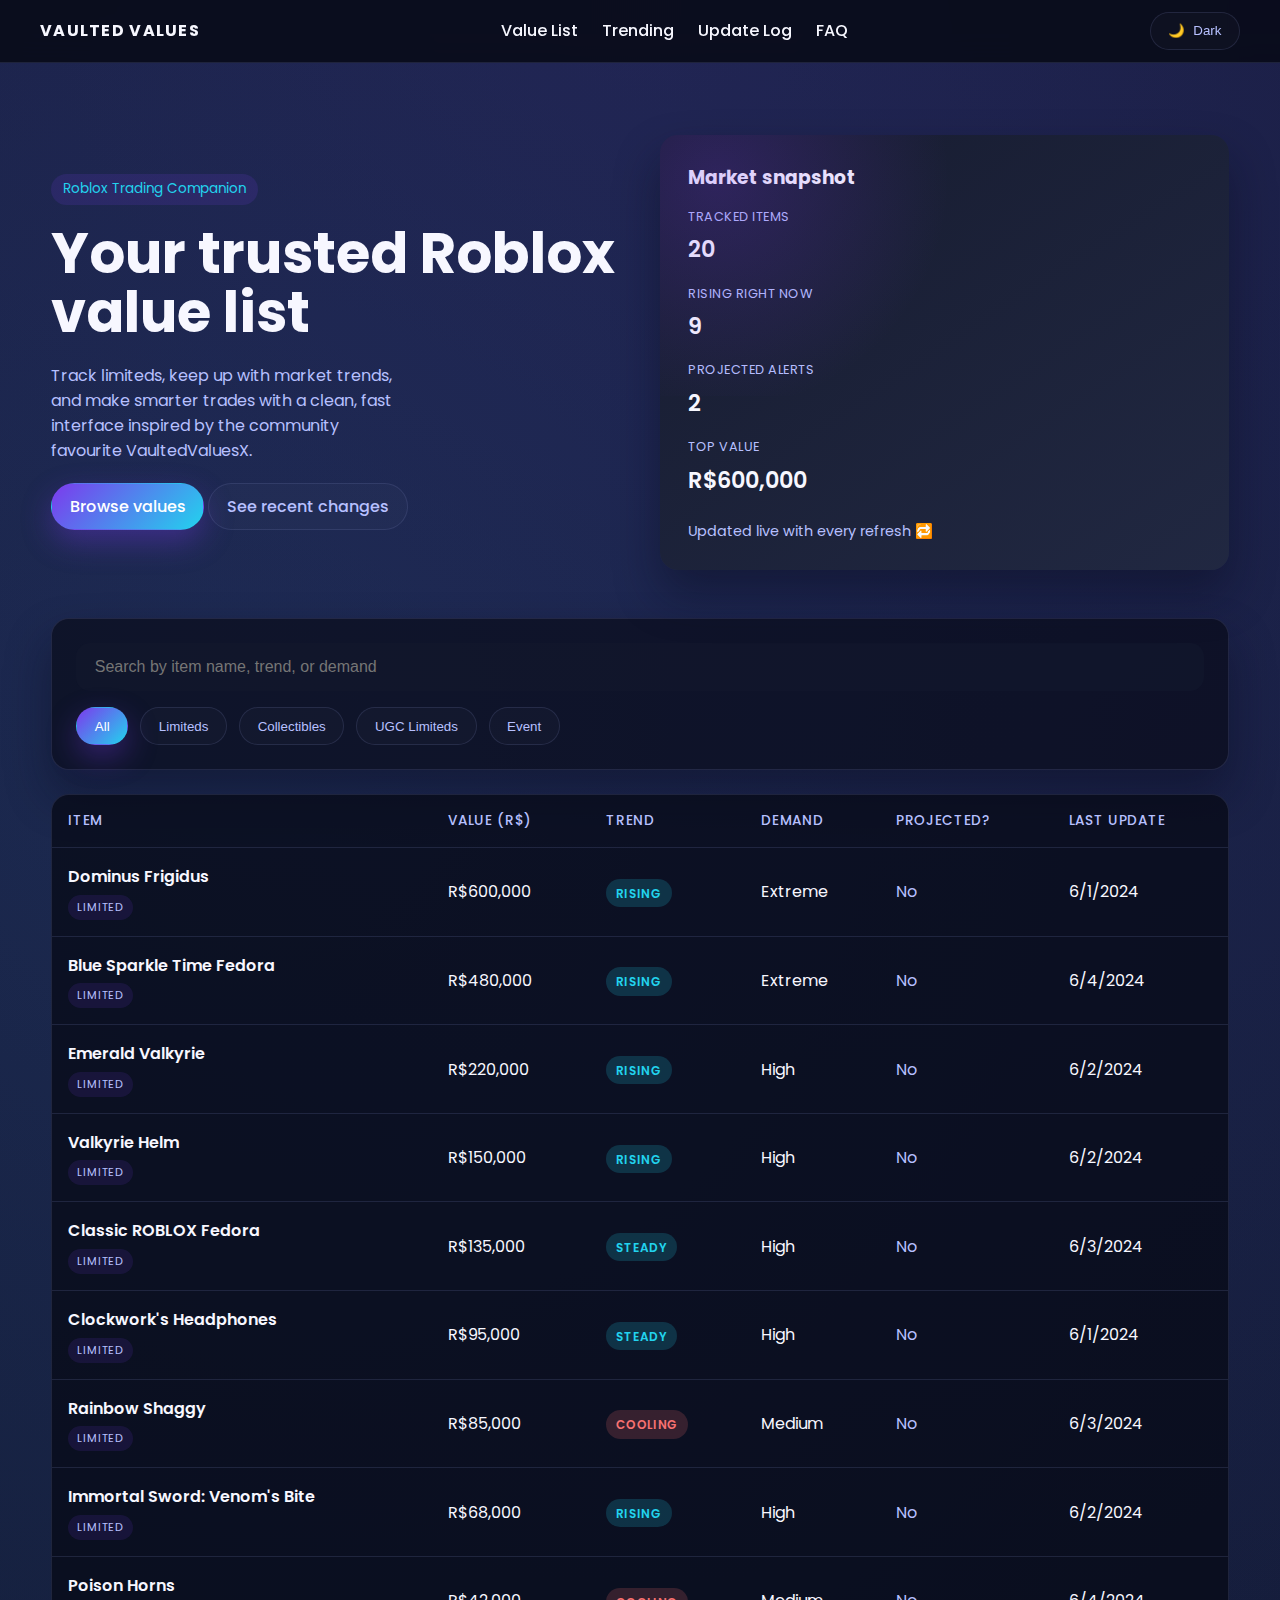
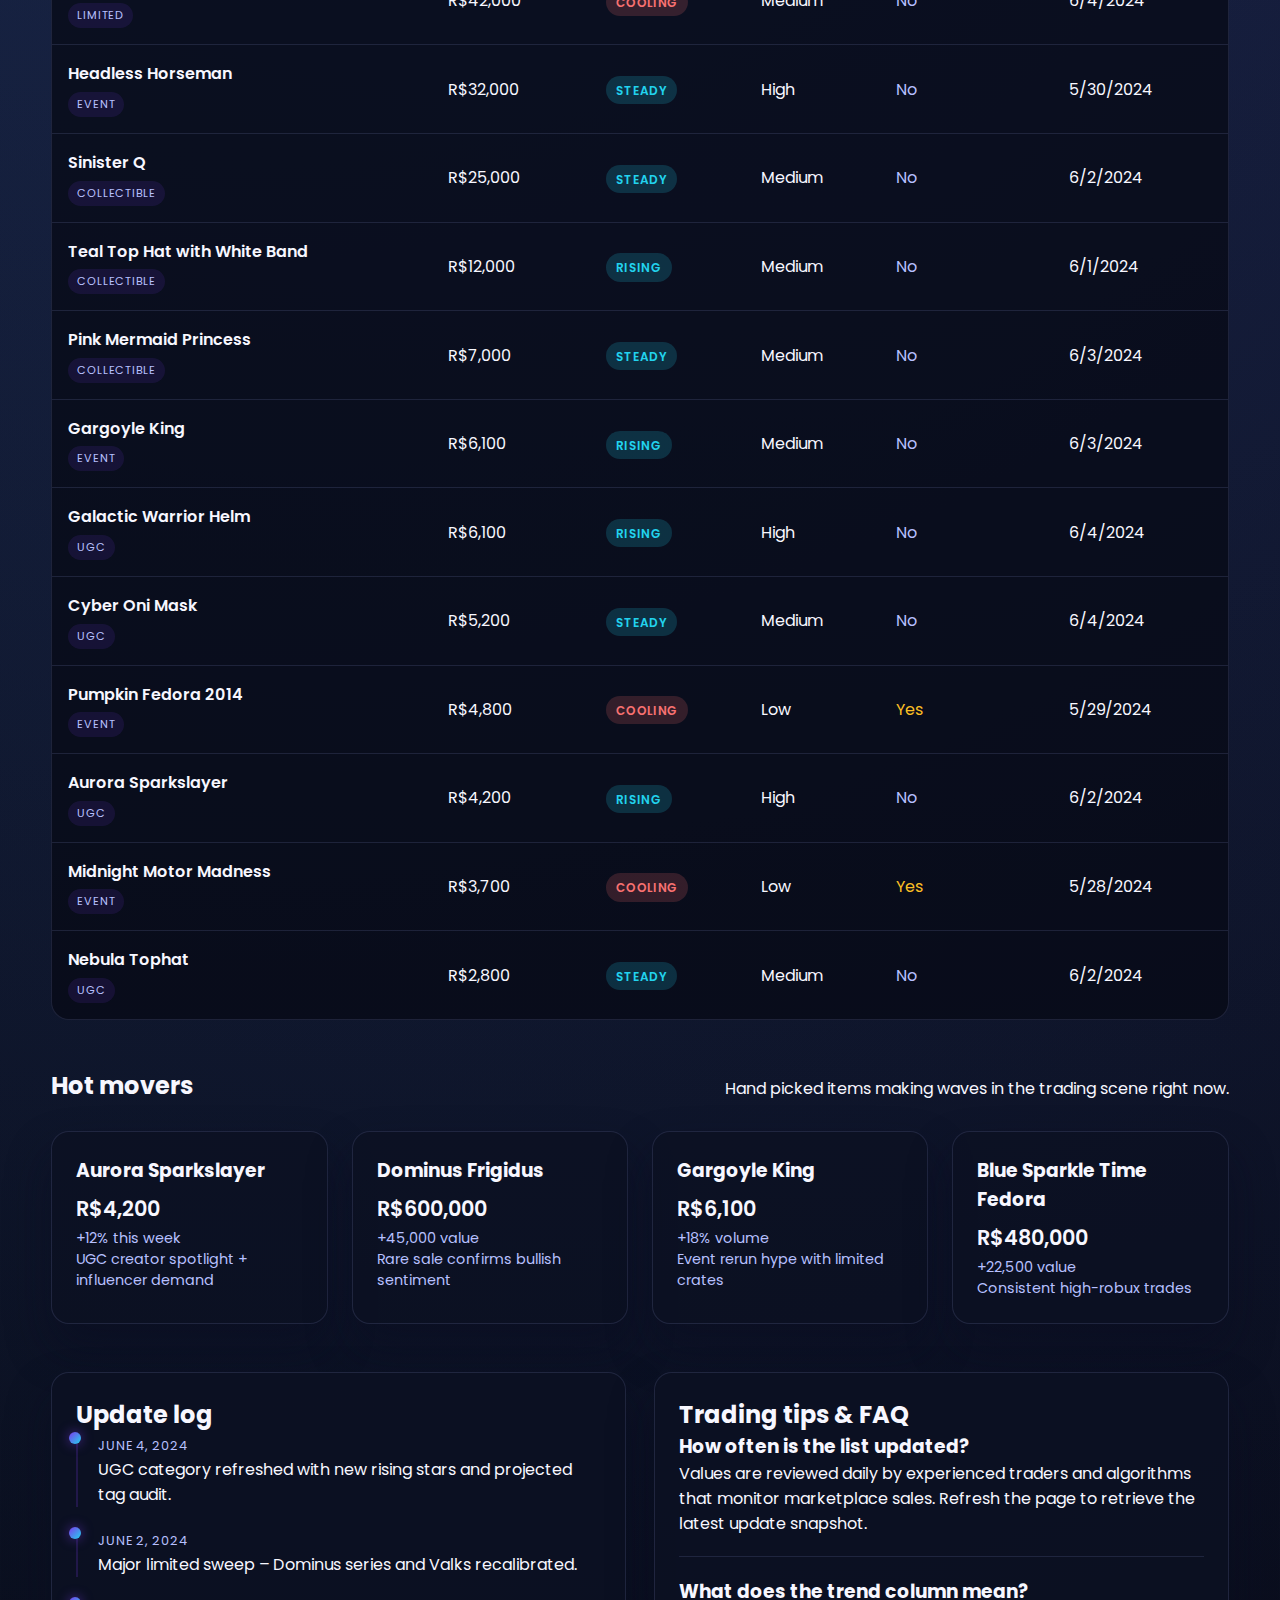
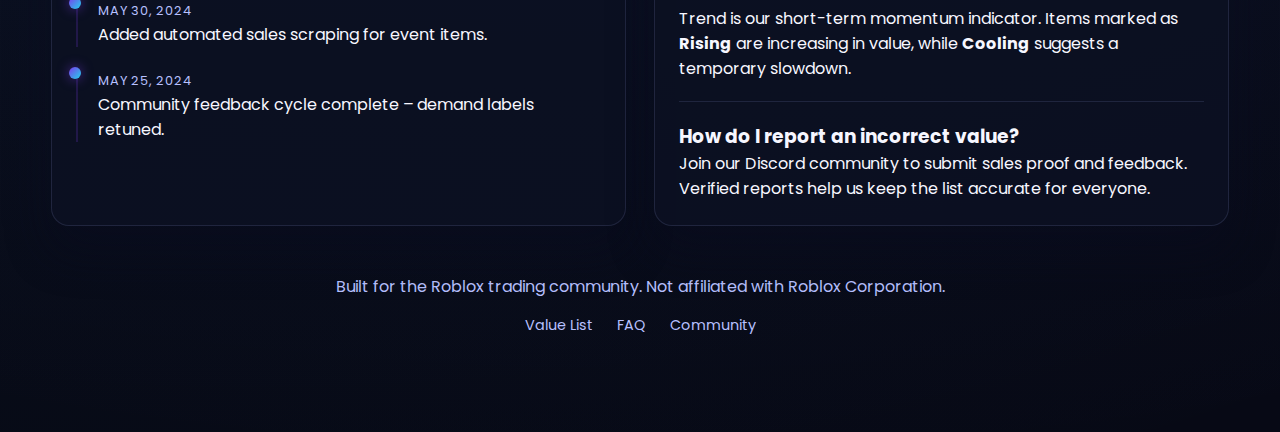
<file: index.html>
<!DOCTYPE html>
<html lang="en">
  <head>
    <meta charset="UTF-8" />
    <meta name="viewport" content="width=device-width, initial-scale=1.0" />
    <title>Vaulted Values - Roblox Item Tracker</title>
    <link rel="preconnect" href="https://fonts.googleapis.com" />
    <link rel="preconnect" href="https://fonts.gstatic.com" crossorigin />
    <link
      href="https://fonts.googleapis.com/css2?family=Poppins:wght@300;400;500;600;700&display=swap"
      rel="stylesheet"
    />
    <link rel="stylesheet" href="styles.css" />
  </head>
  <body>
    <header class="top-bar">
      <div class="logo">Vaulted Values</div>
      <nav>
        <ul>
          <li><a href="#market">Value List</a></li>
          <li><a href="#trending">Trending</a></li>
          <li><a href="#updates">Update Log</a></li>
          <li><a href="#faq">FAQ</a></li>
        </ul>
      </nav>
      <button id="themeToggle" class="pill-button" aria-label="Toggle theme">
        <span class="icon">🌙</span>
        <span class="label">Dark</span>
      </button>
    </header>

    <main>
      <section class="hero">
        <div class="hero-content">
          <p class="badge">Roblox Trading Companion</p>
          <h1>Your trusted Roblox value list</h1>
          <p class="subheading">
            Track limiteds, keep up with market trends, and make smarter trades
            with a clean, fast interface inspired by the community favourite
            VaultedValuesX.
          </p>
          <div class="cta-row">
            <a class="primary" href="#market">Browse values</a>
            <a class="ghost" href="#updates">See recent changes</a>
          </div>
        </div>
        <div class="hero-card">
          <h3>Market snapshot</h3>
          <div class="stats-grid" id="statsGrid"></div>
          <div class="tagline">Updated live with every refresh 🔁</div>
        </div>
      </section>

      <section class="search" id="market">
        <div class="search-bar">
          <input
            type="search"
            id="searchInput"
            placeholder="Search by item name, trend, or demand"
            aria-label="Search items"
          />
          <div class="filters" role="toolbar" aria-label="Item categories">
            <button class="pill-button active" data-filter="all">All</button>
            <button class="pill-button" data-filter="limited">Limiteds</button>
            <button class="pill-button" data-filter="collectible">
              Collectibles
            </button>
            <button class="pill-button" data-filter="ugc">UGC Limiteds</button>
            <button class="pill-button" data-filter="event">Event</button>
          </div>
        </div>
        <div class="table-wrapper">
          <table aria-label="Roblox item value list">
            <thead>
              <tr>
                <th data-sort="name">Item</th>
                <th data-sort="value">Value (R$)</th>
                <th data-sort="trend">Trend</th>
                <th data-sort="demand">Demand</th>
                <th data-sort="projected">Projected?</th>
                <th data-sort="updated">Last update</th>
              </tr>
            </thead>
            <tbody id="itemTableBody"></tbody>
          </table>
        </div>
      </section>

      <section class="trending" id="trending">
        <header>
          <h2>Hot movers</h2>
          <p>Hand picked items making waves in the trading scene right now.</p>
        </header>
        <div class="cards" id="trendingCards"></div>
      </section>

      <section class="columns">
        <article class="card" id="updates">
          <h2>Update log</h2>
          <ul class="timeline" id="changelogList"></ul>
        </article>
        <article class="card" id="faq">
          <h2>Trading tips & FAQ</h2>
          <div class="faq-item">
            <h3>How often is the list updated?</h3>
            <p>
              Values are reviewed daily by experienced traders and algorithms
              that monitor marketplace sales. Refresh the page to retrieve the
              latest update snapshot.
            </p>
          </div>
          <div class="faq-item">
            <h3>What does the trend column mean?</h3>
            <p>
              Trend is our short-term momentum indicator. Items marked as
              <strong>Rising</strong> are increasing in value, while
              <strong>Cooling</strong> suggests a temporary slowdown.
            </p>
          </div>
          <div class="faq-item">
            <h3>How do I report an incorrect value?</h3>
            <p>
              Join our Discord community to submit sales proof and feedback.
              Verified reports help us keep the list accurate for everyone.
            </p>
          </div>
        </article>
      </section>
    </main>

    <footer>
      <p>
        Built for the Roblox trading community. Not affiliated with Roblox
        Corporation.
      </p>
      <div class="footer-links">
        <a href="#market">Value List</a>
        <a href="#faq">FAQ</a>
        <a href="https://www.roblox.com/groups/" target="_blank" rel="noreferrer"
          >Community</a
        >
      </div>
    </footer>

    <script src="script.js"></script>
  </body>
</html>
</file>
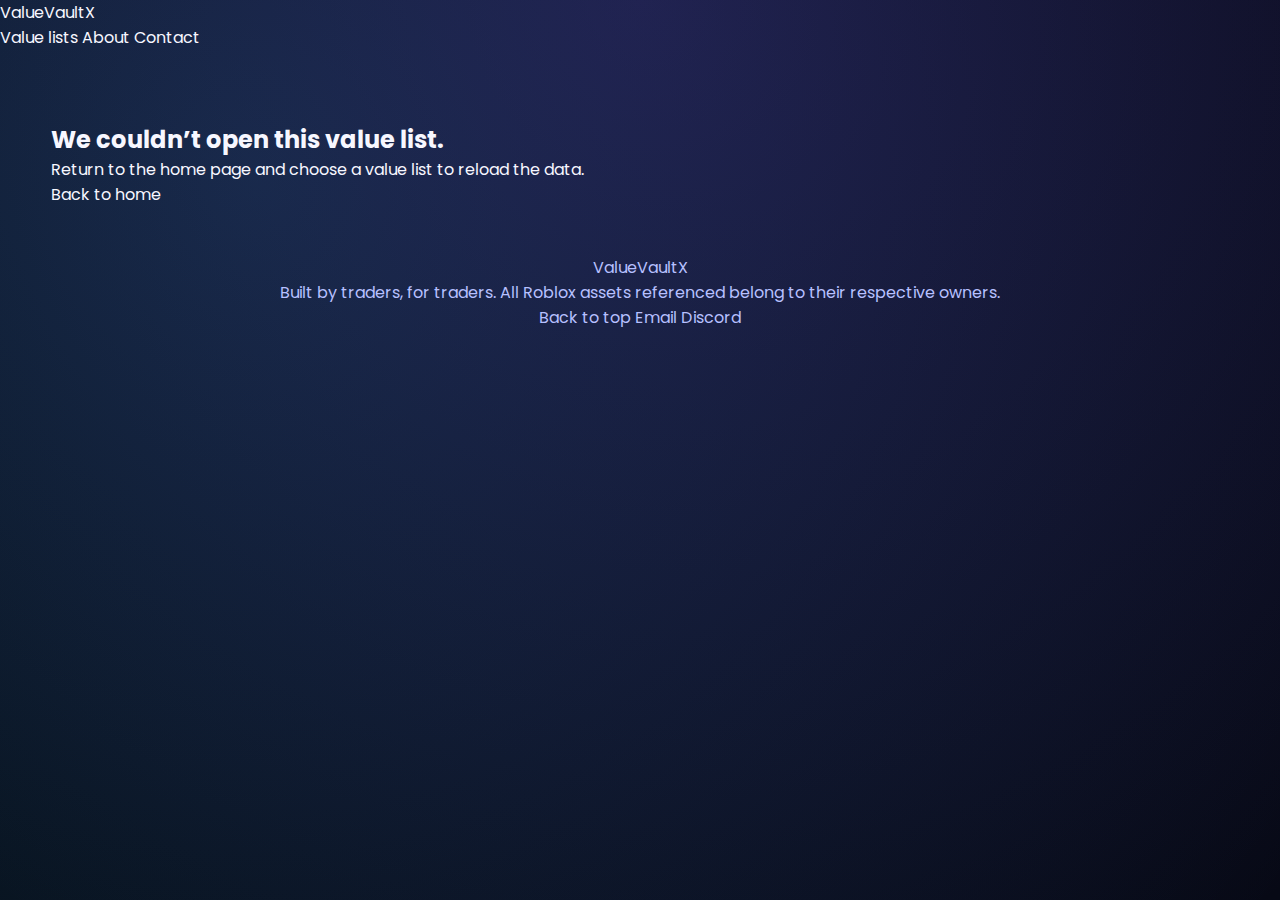
<file: value-list.html>
<!DOCTYPE html>
<html lang="en">
  <head>
    <meta charset="UTF-8" />
    <meta name="viewport" content="width=device-width, initial-scale=1" />
    <title>ValueVaultX | Value List</title>
    <meta
      name="description"
      content="Dive into a Roblox value list powered by ValueVaultX. Data loads dynamically from dedicated APIs."
    />
    <link rel="preconnect" href="https://fonts.googleapis.com" />
    <link rel="preconnect" href="https://fonts.gstatic.com" crossorigin />
    <link
      href="https://fonts.googleapis.com/css2?family=Poppins:wght@400;500;600;700&family=Space+Grotesk:wght@400;500;600;700&display=swap"
      rel="stylesheet"
    />
    <link rel="stylesheet" href="styles.css" />
  </head>
  <body>
    <div class="page-backdrop" aria-hidden="true"></div>
    <header class="site-header">
      <div class="container">
        <a class="brand" href="index.html">ValueVaultX</a>
        <nav class="site-nav" aria-label="Primary">
          <a href="index.html#value-lists">Value lists</a>
          <a href="index.html#about">About</a>
          <a href="index.html#contact">Contact</a>
        </nav>
      </div>
    </header>

    <main>
      <section class="section">
        <div class="container value-detail" id="valueDetail">
          <div class="value-detail__placeholder" id="detailPlaceholder">
            <h2>Loading the value list…</h2>
            <p>
              We’re getting the latest metadata ready. If this message stays
              longer than a moment, head back to the home page and select a value
              list again.
            </p>
            <a class="button button--ghost" href="index.html">Back to home</a>
          </div>

          <div class="value-page" id="valuePage" hidden>
            <section class="value-hero" id="valueHero">
              <div class="value-hero__background" id="valueHeroBackground" aria-hidden="true"></div>
              <div class="container value-hero__inner">
                <div class="value-hero__media" id="valueHeroMedia" aria-hidden="true">
                  <div class="value-hero__art" id="valueHeroArt"></div>
                  <div class="value-hero__icon-wrap" hidden>
                    <span id="valueHeroIconFallback" class="value-hero__icon-fallback" aria-hidden="true" hidden></span>
                    <img id="valueHeroIcon" alt="" />
                  </div>
                </div>
                <div class="value-hero__content">
                  <span class="eyebrow">Value list</span>
                  <h1 id="valueHeroTitle">Loading…</h1>
                  <p id="valueHeroDescription" class="muted">
                    We’re preparing the latest trading intel for you.
                  </p>
                  <div class="value-hero__stats">
                    <div class="value-hero__stat">
                      <span>Tracked items</span>
                      <strong id="valueHeroEntries">0</strong>
                    </div>
                    <div class="value-hero__stat">
                      <span>Updated</span>
                      <strong id="valueHeroUpdated">—</strong>
                    </div>
                  </div>
                </div>
              </div>
            </section>

            <section class="value-controls" aria-label="Search and filters">
              <div class="container value-controls__inner">
                <div class="value-filters" id="valueFilterChips" role="toolbar" aria-label="Category filters"></div>
                <div class="value-search">
                  <label class="sr-only" for="valueSearch">Search items</label>
                  <input
                    id="valueSearch"
                    type="search"
                    name="search"
                    placeholder="Search items, status, or values"
                    autocomplete="off"
                    spellcheck="false"
                  />
                  <button type="button" class="button button--ghost value-search__clear" id="valueClearSearch" aria-label="Clear search">
                    Clear
                  </button>
                </div>
              </div>
            </section>

            <section class="value-results">
              <div class="container value-results__inner">
                <div class="value-results__header">
                  <h2>Value list items</h2>
                  <p id="valueResultsCount" class="muted">Loading entries…</p>
                </div>

                <div class="value-grid" id="valueItemsGrid" role="list"></div>

                <div class="value-empty" id="valueEmptyState" hidden>
                  <h3>No items match your filters</h3>
                  <p>Try adjusting the search or selecting a different category.</p>
                  <button type="button" class="button button--ghost" id="valueResetFilters">Reset filters</button>
                </div>

                <div class="value-error" id="valueErrorState" hidden role="alert">
                  <h3>We couldn’t load this value list</h3>
                  <p id="valueErrorMessage">Please check your connection and try again.</p>
                  <div class="value-error__actions">
                    <button type="button" class="button button--primary" id="valueRetry">Retry</button>
                    <a class="button button--ghost" href="index.html">Back to home</a>
                  </div>
                </div>
              </div>
            </section>
          </div>
        </div>
      </section>
    </main>

    <footer class="site-footer">
      <div class="container footer__layout">
        <div>
          <span class="brand">ValueVaultX</span>
          <p class="muted">
            Built by traders, for traders. All Roblox assets referenced belong to
            their respective owners.
          </p>
        </div>
        <div class="footer__links">
          <a href="index.html#top">Back to top</a>
          <a href="mailto:hello@valuevaultx.com">Email</a>
          <a href="https://discord.com" target="_blank" rel="noreferrer">Discord</a>
        </div>
      </div>
    </footer>

    <script src="value-list.js"></script>
  </body>
</html>
</file>
<file: styles.css>
:root {
  color-scheme: light dark;
  --bg: #070915;
  --bg-soft: rgba(12, 16, 34, 0.85);
  --surface: rgba(22, 27, 45, 0.9);
  --surface-strong: rgba(33, 40, 65, 0.95);
  --primary: #7c3aed;
  --primary-soft: rgba(124, 58, 237, 0.15);
  --primary-strong: rgba(124, 58, 237, 0.2);
  --text: #f7f7ff;
  --muted: #b7c0ff;
  --accent: #22d3ee;
  --success: #34d399;
  --danger: #f87171;
  --warning: #fbbf24;
  --border: rgba(114, 127, 178, 0.2);
  --radius: 18px;
  --shadow: 0 24px 45px rgba(8, 12, 30, 0.45);
  --glow: 0 0 120px rgba(124, 58, 237, 0.25);
  --transition: 200ms ease;
}

* {
  box-sizing: border-box;
  margin: 0;
  padding: 0;
}

body {
  font-family: "Poppins", system-ui, -apple-system, BlinkMacSystemFont, sans-serif;
  min-height: 100vh;
  background: radial-gradient(circle at top, rgba(124, 58, 237, 0.2), transparent),
    radial-gradient(circle at 20% 20%, rgba(34, 211, 238, 0.15), transparent),
    var(--bg);
  color: var(--text);
  padding-bottom: 4rem;
}

main {
  width: min(1200px, 92vw);
  margin: 4.5rem auto 0;
  display: flex;
  flex-direction: column;
  gap: 3rem;
}

a {
  color: inherit;
  text-decoration: none;
}

a:hover {
  text-decoration: underline;
}

.top-bar {
  position: sticky;
  top: 0;
  z-index: 10;
  backdrop-filter: blur(12px);
  background: rgba(7, 9, 21, 0.85);
  border-bottom: 1px solid var(--border);
  padding: 0.75rem 2.5rem;
  display: flex;
  justify-content: space-between;
  align-items: center;
}

.top-bar .logo {
  font-weight: 700;
  letter-spacing: 0.08em;
  text-transform: uppercase;
}

nav ul {
  display: flex;
  gap: 1.5rem;
  list-style: none;
  font-weight: 500;
}

nav a {
  position: relative;
  padding-bottom: 0.2rem;
}

nav a::after {
  content: "";
  position: absolute;
  left: 0;
  bottom: 0;
  width: 100%;
  height: 2px;
  background: linear-gradient(90deg, var(--primary), var(--accent));
  transform: scaleX(0);
  transform-origin: left;
  transition: transform var(--transition);
}

nav a:hover::after {
  transform: scaleX(1);
}

.hero {
  display: grid;
  grid-template-columns: repeat(auto-fit, minmax(280px, 1fr));
  gap: 2.5rem;
  align-items: center;
}

.hero-content {
  display: flex;
  flex-direction: column;
  gap: 1.25rem;
}

.hero h1 {
  font-size: clamp(2.5rem, 5vw, 3.5rem);
  line-height: 1.05;
}

.badge {
  display: inline-flex;
  align-items: center;
  gap: 0.4rem;
  background: var(--primary-soft);
  color: var(--accent);
  padding: 0.35rem 0.75rem;
  border-radius: 999px;
  font-size: 0.85rem;
  width: fit-content;
}

.subheading {
  color: var(--muted);
  max-width: 36ch;
}

.hero-card {
  background: linear-gradient(145deg, var(--surface), var(--surface-strong));
  border-radius: var(--radius);
  padding: 1.75rem;
  box-shadow: var(--shadow);
  position: relative;
  overflow: hidden;
}

.hero-card::before {
  content: "";
  position: absolute;
  inset: -40% 40% 40% -40%;
  background: radial-gradient(circle, rgba(124, 58, 237, 0.45), transparent 65%);
  opacity: 0.5;
}

.hero-card h3 {
  margin-bottom: 1rem;
}

.stats-grid {
  display: grid;
  gap: 1.15rem;
}

.stat {
  display: grid;
  gap: 0.4rem;
}

.stat-label {
  font-size: 0.8rem;
  letter-spacing: 0.04em;
  color: var(--muted);
  text-transform: uppercase;
}

.stat-value {
  font-size: 1.4rem;
  font-weight: 600;
}

.tagline {
  margin-top: 1.5rem;
  font-size: 0.9rem;
  color: var(--muted);
}

.pill-button,
.cta-row a {
  border-radius: 999px;
  border: 1px solid transparent;
  padding: 0.65rem 1.1rem;
  font-weight: 500;
  cursor: pointer;
  transition: transform var(--transition), background var(--transition),
    border-color var(--transition);
  display: inline-flex;
  align-items: center;
  gap: 0.5rem;
}

.pill-button.active,
.cta-row .primary {
  background: linear-gradient(135deg, var(--primary), var(--accent));
  color: #fff;
  box-shadow: 0 12px 30px rgba(124, 58, 237, 0.35);
}

.pill-button:not(.active),
.cta-row .ghost {
  background: rgba(255, 255, 255, 0.02);
  border-color: var(--border);
  color: var(--muted);
}

.pill-button:hover,
.cta-row a:hover {
  transform: translateY(-2px) scale(1.01);
}

.search-bar {
  background: rgba(7, 9, 21, 0.65);
  border-radius: var(--radius);
  border: 1px solid var(--border);
  display: flex;
  flex-direction: column;
  gap: 1rem;
  padding: 1.5rem;
  box-shadow: var(--shadow);
}

.search-bar input {
  background: rgba(17, 23, 44, 0.8);
  border: 1px solid transparent;
  border-radius: 14px;
  padding: 0.9rem 1.1rem;
  color: var(--text);
  font-size: 1rem;
  width: 100%;
}

.search-bar input:focus {
  outline: none;
  border-color: var(--primary);
  box-shadow: 0 0 0 3px rgba(124, 58, 237, 0.25);
}

.filters {
  display: flex;
  flex-wrap: wrap;
  gap: 0.75rem;
}

.table-wrapper {
  margin-top: 1.5rem;
  background: rgba(7, 9, 21, 0.75);
  border-radius: var(--radius);
  overflow: hidden;
  border: 1px solid var(--border);
}

table {
  width: 100%;
  border-collapse: collapse;
  min-width: 680px;
}

th,
td {
  padding: 1rem;
  text-align: left;
  border-bottom: 1px solid var(--border);
}

.item-name {
  font-weight: 600;
  display: block;
}

.item-tag {
  display: inline-flex;
  margin-top: 0.35rem;
  padding: 0.25rem 0.55rem;
  border-radius: 999px;
  background: rgba(124, 58, 237, 0.12);
  color: var(--muted);
  font-size: 0.7rem;
  letter-spacing: 0.08em;
}

th {
  font-size: 0.85rem;
  font-weight: 500;
  letter-spacing: 0.05em;
  text-transform: uppercase;
  color: var(--muted);
  cursor: pointer;
  user-select: none;
}

th:hover {
  color: var(--text);
}

tr:last-child td {
  border-bottom: none;
}

.badge-trend {
  border-radius: 999px;
  padding: 0.35rem 0.6rem;
  font-size: 0.75rem;
  font-weight: 600;
  letter-spacing: 0.03em;
  text-transform: uppercase;
}

.badge-trend.rising {
  background: rgba(52, 211, 153, 0.2);
  color: var(--success);
}

.badge-trend.cooling {
  background: rgba(248, 113, 113, 0.18);
  color: var(--danger);
}

.badge-trend.steady {
  background: rgba(34, 211, 238, 0.18);
  color: var(--accent);
}

.projected.yes {
  color: var(--warning);
}

.projected.no {
  color: var(--muted);
}

.trending header {
  display: flex;
  justify-content: space-between;
  align-items: baseline;
  gap: 1.5rem;
}

.cards {
  margin-top: 1.75rem;
  display: grid;
  gap: 1.5rem;
  grid-template-columns: repeat(auto-fit, minmax(220px, 1fr));
}

.card,
.trending-card {
  background: rgba(12, 16, 34, 0.85);
  border-radius: var(--radius);
  padding: 1.5rem;
  border: 1px solid var(--border);
  box-shadow: var(--shadow);
  position: relative;
  overflow: hidden;
}

.trending-card::after {
  content: "";
  position: absolute;
  inset: auto -40% -60% 50%;
  background: radial-gradient(circle, rgba(34, 211, 238, 0.2), transparent 70%);
  opacity: 0.4;
}

.trending-card h3 {
  margin-bottom: 0.5rem;
}

.trending-card .value {
  font-size: 1.3rem;
  font-weight: 600;
  margin-bottom: 0.25rem;
}

.trending-card .meta {
  font-size: 0.9rem;
  color: var(--muted);
}

.columns {
  display: grid;
  grid-template-columns: repeat(auto-fit, minmax(280px, 1fr));
  gap: 1.75rem;
}

.timeline {
  list-style: none;
  display: grid;
  gap: 1.25rem;
}

.timeline li {
  padding-left: 1.25rem;
  border-left: 2px solid var(--primary-strong);
  position: relative;
}

.timeline li::before {
  content: "";
  position: absolute;
  left: -9px;
  top: 0;
  width: 12px;
  height: 12px;
  border-radius: 50%;
  background: linear-gradient(135deg, var(--primary), var(--accent));
  box-shadow: 0 0 12px rgba(124, 58, 237, 0.6);
}

.timeline time {
  font-size: 0.8rem;
  color: var(--muted);
  letter-spacing: 0.06em;
  text-transform: uppercase;
}

.faq-item + .faq-item {
  margin-top: 1.25rem;
  border-top: 1px solid var(--border);
  padding-top: 1.25rem;
}

footer {
  width: min(1200px, 92vw);
  margin: 3rem auto 2rem;
  display: flex;
  flex-direction: column;
  gap: 1rem;
  text-align: center;
  color: var(--muted);
}

.footer-links {
  display: flex;
  justify-content: center;
  gap: 1.5rem;
  font-size: 0.9rem;
}

@media (max-width: 720px) {
  .top-bar {
    flex-direction: column;
    gap: 1rem;
  }

  nav ul {
    justify-content: center;
  }

  .table-wrapper {
    overflow-x: auto;
  }
}

:root.light {
  --bg: #f5f6ff;
  --bg-soft: #ffffff;
  --surface: rgba(255, 255, 255, 0.92);
  --surface-strong: rgba(255, 255, 255, 0.97);
  --text: #0a1033;
  --muted: #4b5578;
  --border: rgba(17, 23, 44, 0.1);
  color: var(--text);
}

:root.light body {
  background: radial-gradient(circle at top, rgba(124, 58, 237, 0.12), transparent),
    radial-gradient(circle at 20% 20%, rgba(34, 211, 238, 0.12), transparent),
    var(--bg);
}

:root.light .top-bar {
  background: rgba(245, 246, 255, 0.92);
}

:root.light .card,
:root.light .trending-card,
:root.light .hero-card,
:root.light .search-bar,
:root.light .table-wrapper {
  background: rgba(255, 255, 255, 0.9);
  border-color: rgba(17, 23, 44, 0.08);
}

:root.light .badge {
  color: var(--primary);
}

:root.light .pill-button:not(.active),
:root.light .cta-row .ghost {
  background: rgba(10, 16, 51, 0.04);
}
</file>
